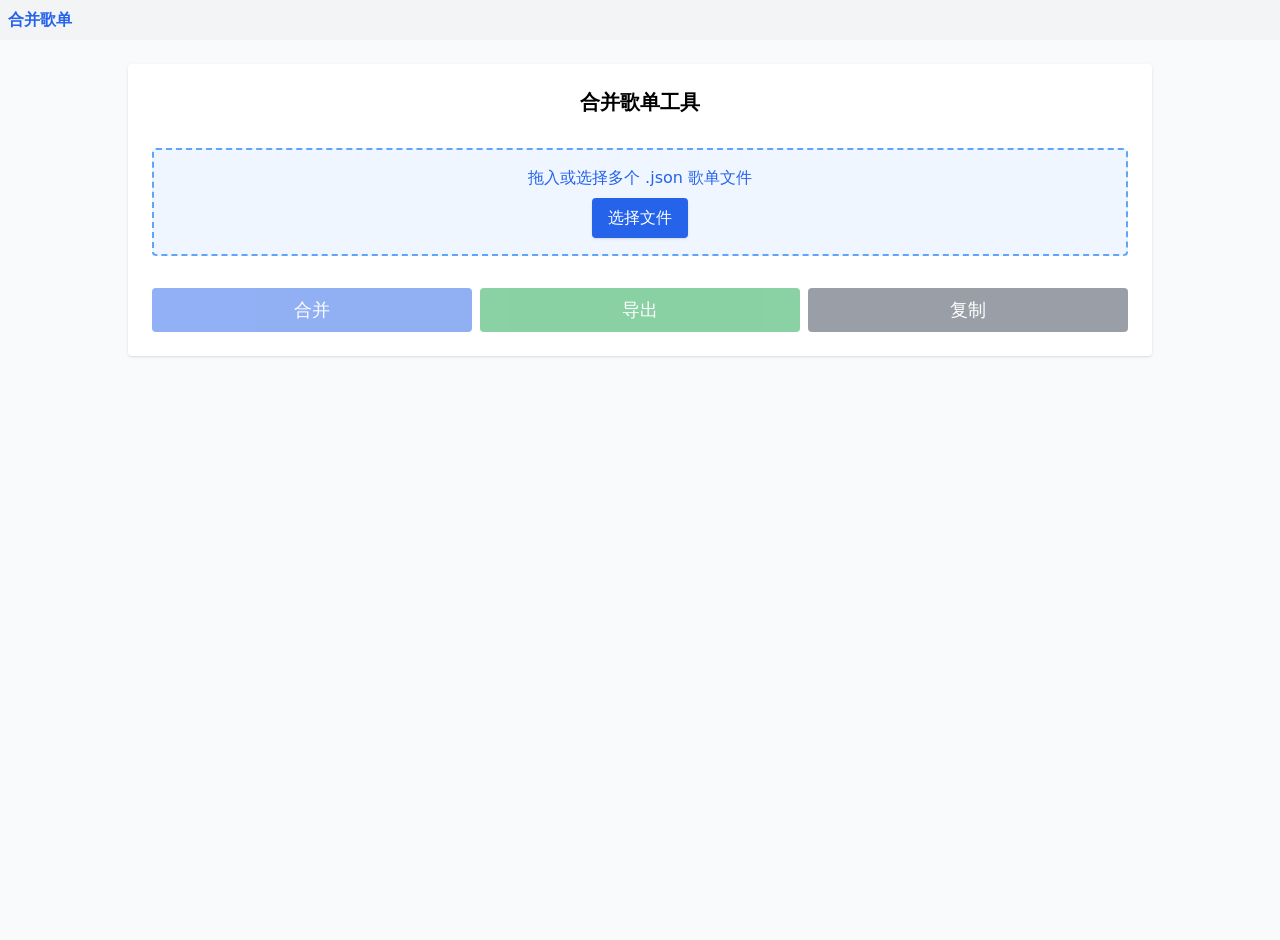
<file: xiaomusic/static/default/merge/index.html>
<!DOCTYPE html>
<html lang="zh">
<head>
  <meta charset="UTF-8">
  <title>歌单导出工具</title>
  <meta name="viewport" content="width=device-width,initial-scale=1.0"/>
  <link href="tailwind.css" rel="stylesheet">
</head>
<body>
  <div id="root"></div>
  <script src="main.js" type="module"></script>
</body>
</html>
</file>
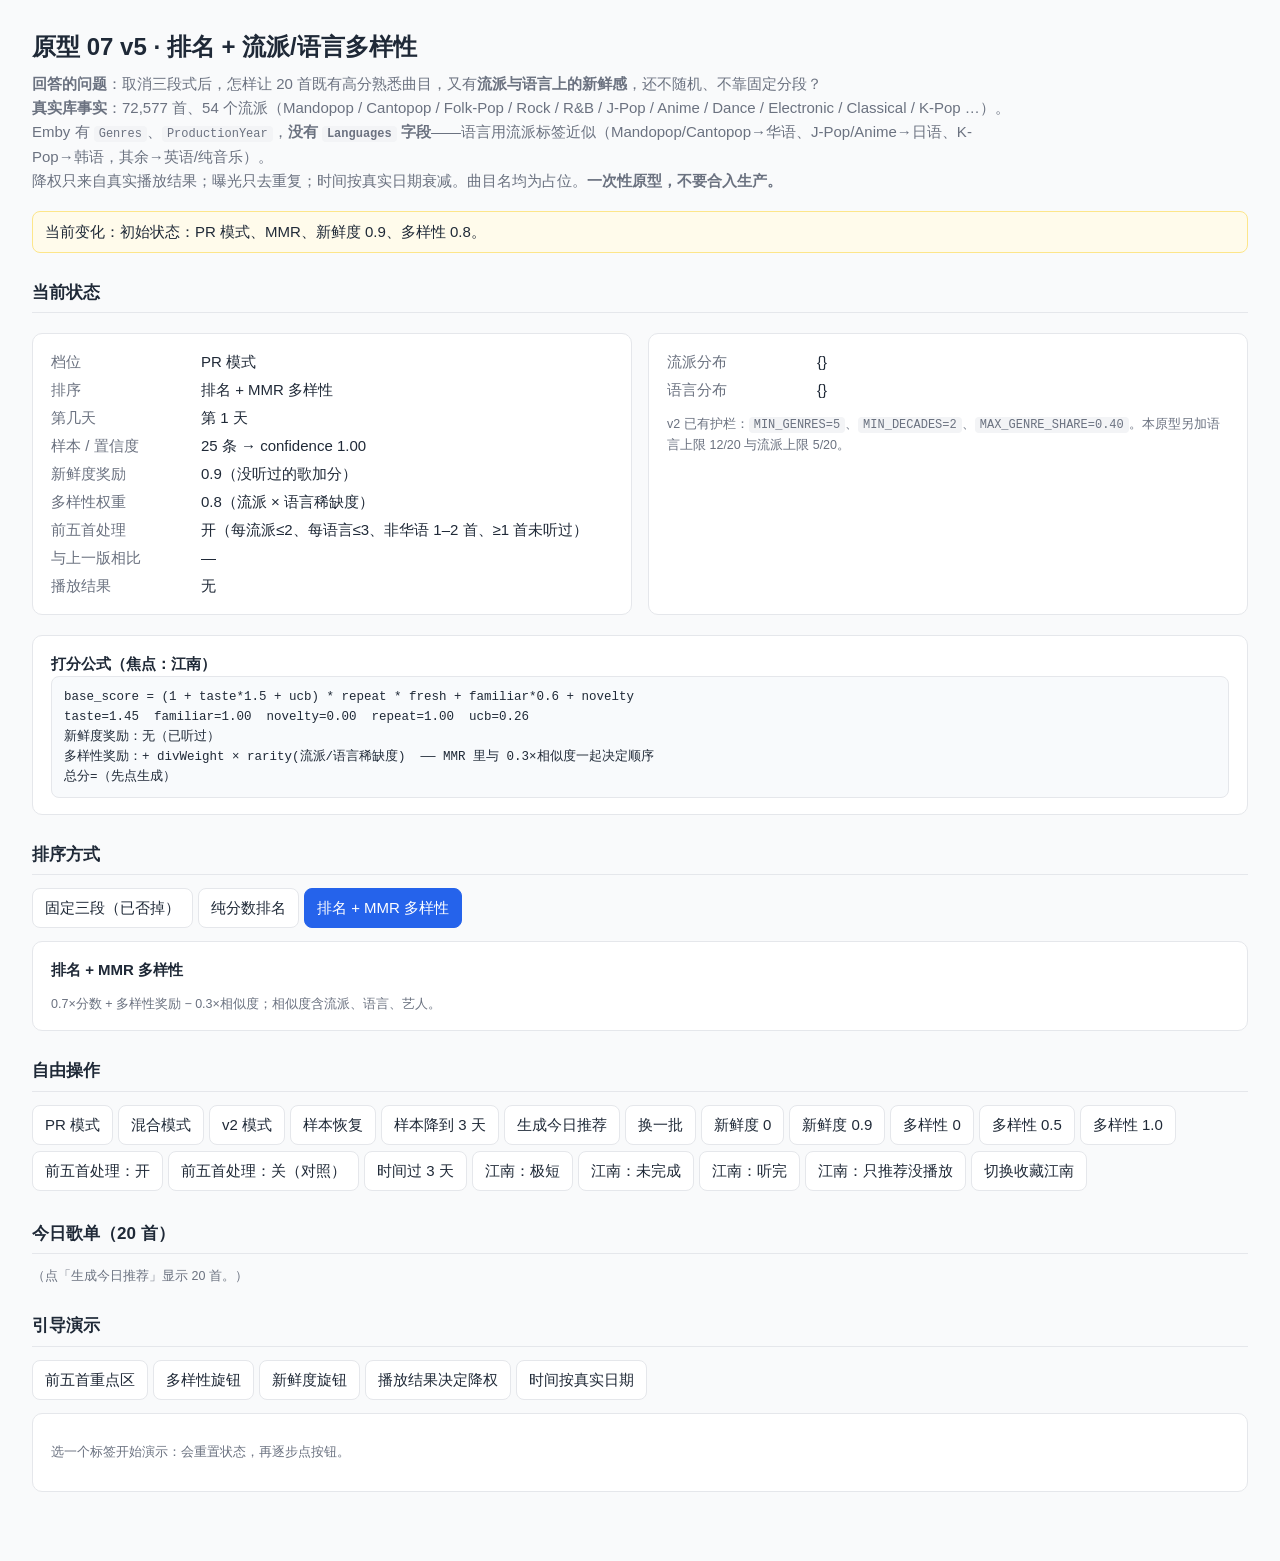
<file: xiaomusic/utils/daily_recommend.prototype-07.html>
<!doctype html>
<html lang="zh-CN">
<head>
<meta charset="utf-8">
<title>原型 07 v5 · 排名 + 流派/语言多样性（一次性）</title>
<style>
  :root { --accent:#2563eb; --ink:#1f2937; --muted:#6b7280; --line:#e5e7eb; --bg:#f9fafb; }
  * { box-sizing:border-box; }
  body { margin:0; padding:28px 32px 60px; font:15px/1.6 -apple-system,"Segoe UI","PingFang SC","Microsoft YaHei",sans-serif; color:var(--ink); background:var(--bg); }
  h1 { font-size:24px; margin:0 0 6px; }
  h2 { font-size:17px; margin:26px 0 10px; padding-bottom:6px; border-bottom:1px solid var(--line); }
  p.lead { color:var(--muted); margin:0 0 18px; max-width:980px; }
  .card { background:#fff; border:1px solid var(--line); border-radius:10px; padding:16px 18px; margin:10px 0; }
  .grid { display:grid; grid-template-columns:1fr 1fr; gap:16px; }
  .kv { display:grid; grid-template-columns:140px 1fr; gap:4px 10px; align-items:start; }
  .kv b { color:var(--muted); font-weight:500; }
  .tag { display:inline-block; padding:1px 8px; border:1px solid var(--line); border-radius:999px; font-size:12px; margin:1px 3px 1px 0; color:var(--muted); }
  .tag.on { background:#eff6ff; border-color:#bfdbfe; color:var(--accent); }
  button { border:1px solid var(--line); background:#fff; border-radius:8px; padding:7px 12px; margin:3px 5px 3px 0; cursor:pointer; font:inherit; color:var(--ink); }
  button:hover { border-color:var(--accent); color:var(--accent); }
  button.active { background:var(--accent); color:#fff; border-color:var(--accent); }
  button.next { border-color:var(--accent); color:var(--accent); }
  table { border-collapse:collapse; width:100%; font-size:13px; }
  th,td { text-align:left; padding:6px 8px; border-bottom:1px solid var(--line); vertical-align:top; }
  th { color:var(--muted); font-weight:500; }
  .seg { margin:12px 0; border-left:4px solid var(--accent); padding-left:12px; }
  .seg h3 { margin:0 0 6px; font-size:15px; }
  .seg .meta { color:var(--muted); font-size:13px; margin-bottom:6px; }
  .track { display:grid; grid-template-columns:26px 150px 90px 85px 42px 55px 145px 1fr 50px; gap:6px; padding:3px 0; border-bottom:1px dotted var(--line); font-size:12.5px; }
  .track .src { color:var(--muted); }
  .track .why { color:var(--muted); }
  .track .score { text-align:right; color:var(--muted); }
  code { background:#f3f4f6; padding:1px 5px; border-radius:4px; font-size:12px; }
  .formula { font-family:ui-monospace,Consolas,monospace; white-space:pre-wrap; font-size:12.5px; background:#f8fafc; border:1px solid var(--line); border-radius:8px; padding:10px 12px; }
  .notes { color:var(--muted); font-size:12.5px; }
  .flash { background:#fffbeb; border:1px solid #fde68a; padding:8px 12px; border-radius:8px; margin:10px 0; }
</style>
</head>
<body>

<h1>原型 07 v5 · 排名 + 流派/语言多样性</h1>
<p class="lead">
<strong>回答的问题</strong>：取消三段式后，怎样让 20 首既有高分熟悉曲目，又有<strong>流派与语言上的新鲜感</strong>，还不随机、不靠固定分段？<br>
<strong>真实库事实</strong>：72,577 首、54 个流派（Mandopop / Cantopop / Folk-Pop / Rock / R&B / J-Pop / Anime / Dance / Electronic / Classical / K-Pop …）。Emby 有 <code>Genres</code>、<code>ProductionYear</code>，<strong>没有 <code>Languages</code> 字段</strong>——语言用流派标签近似（Mandopop/Cantopop→华语、J-Pop/Anime→日语、K-Pop→韩语，其余→英语/纯音乐）。<br>
降权只来自真实播放结果；曝光只去重复；时间按真实日期衰减。曲目名均为占位。<strong>一次性原型，不要合入生产。</strong>
</p>

<div class="flash" id="flash">当前变化：初始状态。</div>

<h2>当前状态</h2>
<div class="grid">
  <div class="card"><div class="kv">
    <b>档位</b><span id="s-mode"></span>
    <b>排序</b><span id="s-order"></span>
    <b>第几天</b><span id="s-day"></span>
    <b>样本 / 置信度</b><span id="s-conf"></span>
    <b>新鲜度奖励</b><span id="s-fresh"></span>
    <b>多样性权重</b><span id="s-div"></span>
    <b>前五首处理</b><span id="s-front"></span>
    <b>与上一版相比</b><span id="s-drift"></span>
    <b>播放结果</b><span id="s-events"></span>
  </div></div>
  <div class="card"><div class="kv">
    <b>流派分布</b><span id="s-genres"></span>
    <b>语言分布</b><span id="s-langs"></span>
  </div>
  <p class="notes" style="margin-bottom:0">v2 已有护栏：<code>MIN_GENRES=5</code>、<code>MIN_DECADES=2</code>、<code>MAX_GENRE_SHARE=0.40</code>。本原型另加语言上限 12/20 与流派上限 5/20。</p>
  </div>
</div>

<div class="card">
  <b>打分公式（焦点：<span id="focus-name"></span>）</b>
  <div class="formula" id="formula"></div>
</div>

<h2>排序方式</h2>
<div id="orderbuttons"></div>
<div class="card" id="orderdesc"></div>

<h2>自由操作</h2>
<div id="free"></div>

<h2>今日歌单（20 首）</h2>
<div id="playlist"></div>

<h2>引导演示</h2>
<div class="tabs" id="tabs"></div>
<div class="card" id="scenario"></div>

<script>
/* ---- 纯逻辑模块：不碰 DOM ---- */
const Logic = (() => {
  const T = (id, name, artist, genre, lang, o = {}) => Object.assign(
    { id, name, artist, genre, lang, playCount:0, windowCount:0, completion:0.9,
      favorite:false, lastPlayedDays:999, createdRecently:false }, o);

  // 听过的（来自 PR 行为，主要是华语）
  const HEARD = [
    T('jiangan','江南','林俊杰','Mandopop','华语',{playCount:18,windowCount:3,completion:0.95,favorite:true}),
    T('huahai','花海','周杰伦','Mandopop','华语',{playCount:20,windowCount:2,completion:0.9}),
    T('ruyuan','如愿','王菲','Mandopop','华语',{playCount:9,windowCount:2,completion:0.97,favorite:true}),
    T('shuimu','一生有你','水木年华','Folk-Pop','华语',{playCount:6,windowCount:2,completion:0.88}),
    T('ziyouge','自由歌','张雨生','Mandopop','华语',{playCount:12,windowCount:1,completion:0.92}),
    T('haikuo','海阔天空','Beyond','Cantopop','华语',{playCount:11,windowCount:2,completion:0.94,favorite:true}),
    T('shanqiu','山丘','李宗盛','Folk-Pop','华语',{playCount:8,windowCount:1,completion:0.91}),
    T('pengyou','朋友','周华健','Mandopop','华语',{playCount:10,windowCount:1,completion:0.9}),
    T('tinghai','听海','张惠妹','Mandopop','华语',{windowCount:1,completion:0.12}),
    T('houlai','后来','刘若英','Mandopop','华语',{windowCount:1,completion:0.6}),
  ];
  // 没听过的，按真实库流派分布铺开
  const FRESH = [
    T('fujia','富士山下','陈奕迅','Cantopop','华语'),
    T('love','爱很简单','陶喆','R&B','华语'),
    T('joker','Joker','张艺兴','R&B','华语'),
    T('remix','撑腰(Remix)','罗志祥','Dance','华语'),
    T('pingfan','平凡之路','朴树','Folk-Pop','华语'),
    T('chengdu','成都','赵雷','Folk-Pop','华语'),
    T('lianhua','蓝莲花','许巍','Rock','华语'),
    T('juejiang','倔强','五月天','Rock','华语'),
    T('xiaochou','消愁','毛不易','Mandopop','华语'),
    T('finaldistance','FINAL DISTANCE','宇多田ヒカル','J-Pop','日语'),
    T('lemon','Lemon','米津玄師','J-Pop','日语'),
    T('yasobi','夜に駆ける','YOASOBI','J-Pop','日语'),
    T('angel','残酷な天使のテーゼ','高橋洋子','Anime','日语'),
    T('dynamite','Dynamite','BTS','K-Pop','韩语'),
    T('imagine','Imagine','John Lennon','Rock','英语'),
    T('weeknd','Blinding Lights','The Weeknd','Electronic','英语'),
    T('piano','菊次郎の夏','久石让','Instrumental','纯音乐'),
  ];
  const TRACKS = HEARD.concat(FRESH);

  const confidence = samples => Math.min(1, samples / 15);
  const clamp = (x, a, b) => Math.max(a, Math.min(b, x));
  const unheard = t => !t.playCount && !t.windowCount && !t.favorite;

  function score(t, ctx) {
    const conf = confidence(ctx.samples);
    const historic = Math.min(Math.log2(1 + t.playCount), 3) / 3;
    const win = Math.min(t.windowCount, 3) / 3 * t.completion;
    const prTaste = historic * 0.5 + win * conf;
    const v2Taste = historic;
    const familiar = t.favorite ? 1.0
      : ctx.mode === 'v2' ? (t.lastPlayedDays <= 7 ? 0.6 : 0)
      : (t.lastPlayedDays <= 30 && t.windowCount >= 2 ? 0.6 : 0);
    const novelty = (1 - familiar + (t.createdRecently ? 0.3 : 0)) * 0.8;
    const ev = ctx.events[t.id] || {};
    const ageOf = e => (e && e.atDay !== undefined) ? Math.max(0, ctx.day - e.atDay) : 99;
    const dec = e => 0.5 ** (ageOf(e) / 7);
    let trackPen = 0, artistPen = 0, genrePen = 0;
    if (ev.outcome === 'short') trackPen = 0.5 * dec(ev);
    if (ev.outcome === 'incomplete') trackPen = 0.25 * dec(ev);
    if (ev.outcome === 'completed' || ev.outcome === 'unplayed') trackPen = 0;
    const negArtists = {}, negGenres = {};
    for (const other of TRACKS) {
      const oe = ctx.events[other.id] || {};
      if (oe.outcome !== 'short' && oe.outcome !== 'incomplete') continue;
      (negArtists[other.artist] = negArtists[other.artist] || []).push(oe);
      (negGenres[other.genre] = negGenres[other.genre] || []).push(oe);
    }
    const strongest = list => list.reduce((m, e) => Math.max(m, dec(e)), 0);
    if ((negArtists[t.artist] || []).length >= 2) artistPen = 0.5 * strongest(negArtists[t.artist]);
    if ((negGenres[t.genre] || []).length >= 2) genrePen = 0.3 * strongest(negGenres[t.genre]);
    const repeat = (1 - trackPen) * (1 - artistPen) * (1 - genrePen);
    const fresh = t.createdRecently ? 1.2 : 1.0;
    const exposure = ctx.exposure[t.genre] || 0;
    const ucb = 0.3 * Math.sqrt(Math.log(1 + 20) / (1 + exposure));
    const prMultiplier = clamp(1 + 0.2 * (prTaste - 0.5) * 2, 0.8, 1.2);
    let total;
    if (ctx.mode === 'v2') total = (1 + v2Taste * 1.5 + ucb) * repeat * fresh + familiar * 0.6 + novelty;
    else if (ctx.mode === 'hybrid') total = ((1 + v2Taste * 1.5 + ucb) * repeat * fresh + familiar * 0.6 + novelty) * prMultiplier;
    else total = (1 + prTaste * 1.5 + ucb) * repeat * fresh + familiar * 0.6 + novelty;
    if (unheard(t)) total += (ctx.freshBonus || 0) * 1.5;
    total -= ctx.batch * 0.04 * (t.id.length % 3);
    return { total: Math.round(total * 100) / 100,
      parts: { historic, win, conf, prTaste, familiar, novelty, repeat, fresh, ucb, prMultiplier, unheard:unheard(t) } };
  }

  function sourceOf(t, ctx) {
    const ev = ctx.events[t.id] || {};
    if (ev.outcome === 'short') return ['极短播放·强降权', ''];
    if (ev.outcome === 'incomplete') return ['未完成播放·弱降权', ''];
    if (ev.outcome === 'completed') return ['完整播放·不降权', ''];
    if (ev.outcome === 'unplayed') return ['推荐过但没播放·不降权', ''];
    if (t.favorite) return ['收藏锚点', ''];
    if (t.windowCount >= 2) return ['重复收听（≥2 次）', ''];
    return unheard(t) ? ['未听过·新曲目', 'explore'] : ['完整播放', ''];
  }

  function reasonOf(t, ctx, picked) {
    const out = (ctx.events[t.id] || {}).outcome;
    if (out === 'short' || out === 'incomplete') return '播放结果按 7 天半衰期降权';
    if (out === 'completed' || out === 'unplayed') return '不降权';
    if (picked && picked.length) {
      const sameLang = picked.filter(p => p.lang === t.lang).length / picked.length;
      const sameGenre = picked.filter(p => p.genre === t.genre).length / picked.length;
      if (sameGenre < 0.15) return '补冷门流派 ' + t.genre;
      if (sameLang < 0.3) return '补冷门语言 ' + t.lang;
    }
    return unheard(t) ? '新鲜度奖励' : '总分排名';
  }

  const similarity = (a, b) => (a.artist === b.artist ? 0.8 : 0)
    + (a.genre === b.genre ? 0.5 : 0) + (a.lang === b.lang ? 0.2 : 0);
  const rarity = (t, picked) => {
    if (!picked.length) return 1;
    const lang = picked.filter(p => p.lang === t.lang).length / picked.length;
    const genre = picked.filter(p => p.genre === t.genre).length / picked.length;
    return 0.6 * (1 - lang) + 0.4 * (1 - genre);
  };

  // 前五首重点区：只听前五首的人也能听到「最可能喜欢且丰富」的一组
  // 约束：每流派 ≤2、每语言 ≤3、非华语 1~2 首、至少 1 首没听过
  function frontFive(ctx) {
    const genre = {}, lang = {}, out = [];
    const nonZh = () => out.filter(t => t.lang !== '华语').length;
    let remaining = TRACKS.slice();
    while (out.length < 5 && remaining.length) {
      const slots = 5 - out.length;
      const needNonZh = nonZh() < 1 && slots <= 1;   // 硬下限：至少 1 首非华语
      const fullNonZh = nonZh() >= 2;                 // 硬上限：最多 2 首非华语
      const needUnheard = !out.some(unheard) && slots <= 1;
      let best = null, bv = -Infinity;
      for (const pass of [0, 1]) { // pass1 放宽硬目标，保底至少能凑齐 5 首
        for (const t of remaining) {
          if ((genre[t.genre] || 0) >= 2) continue;
          if ((lang[t.lang] || 0) >= 3) continue;  // 放宽到 3：非华语 1~2 首时华语需占 3~4 首
          if (fullNonZh && t.lang !== '华语') continue;  // 硬上限，回退也不突破
          if (pass === 0) {
            if (needNonZh && t.lang === '华语') continue;
            if (needUnheard && !unheard(t)) continue;
          }
          const v = score(t, ctx).total + (ctx.divWeight || 0) * rarity(t, out);
          if (v > bv) { bv = v; best = t; }
        }
        if (best) break;
      }
      if (!best) break;
      out.push(best);
      genre[best.genre] = (genre[best.genre] || 0) + 1;
      lang[best.lang] = (lang[best.lang] || 0) + 1;
      remaining = remaining.filter(t => t !== best);
    }
    return out;
  }

  function pickRanked(ctx, strategy) {
    const exposure = Object.assign({}, ctx.exposure);
    const c = Object.assign({}, ctx, { exposure });
    const s = t => score(t, c).total;
    const artistCount = {}, genreCount = {}, langCount = {};
    const canTake = t => (artistCount[t.artist] || 0) < 3
      && (genreCount[t.genre] || 0) < 5 && (langCount[t.lang] || 0) < 12;
    const take = t => { artistCount[t.artist] = (artistCount[t.artist] || 0) + 1;
      genreCount[t.genre] = (genreCount[t.genre] || 0) + 1; langCount[t.lang] = (langCount[t.lang] || 0) + 1; };
    const front = ctx.frontFiveOn === false ? [] : frontFive(c);
    front.forEach(t => take(t));
    let remaining = TRACKS.filter(t => !front.includes(t)), picked = front.slice();
    if (strategy === 'rank') {
      remaining.sort((a, b) => (s(b) + (ctx.divWeight || 0) * rarity(b, picked))
        - (s(a) + (ctx.divWeight || 0) * rarity(a, picked)));
      for (const t of remaining) { if (picked.length >= 20) break;
        if (canTake(t)) { picked.push(t); take(t); } }
    } else {
      while (picked.length < 20 && remaining.length) {
        let best = null, bv = -Infinity;
        for (const t of remaining) {
          const sim = picked.length ? Math.max(...picked.map(p => similarity(t, p))) : 0;
          const v = 0.7 * s(t) + (ctx.divWeight || 0) * rarity(t, picked) - 0.3 * sim;
          if (v > bv) { bv = v; best = t; }
        }
        if (!best) break;
        if (canTake(best)) { picked.push(best); take(best); }
        remaining = remaining.filter(t => t !== best);
      }
    }
    return picked.map((t, i) => ({ t, score:s(t), src:sourceOf(t, c),
      why: i < 5 && ctx.frontFiveOn !== false ? '前五首：最可能喜欢 + 流派/语言不重复' : reasonOf(t, c, picked),
      front: i < 5 && ctx.frontFiveOn !== false }));
  }

  function buildPlaylist(ctx) { // 旧三段式，仅作对照
    const scored = TRACKS.map(t => ({ t, s: score(t, ctx) }));
    const byFam = scored.slice().sort((a, b) => b.s.parts.familiar - a.s.parts.familiar || b.s.total - a.s.total);
    const first = byFam.slice(0, 6);
    const used = new Set(first.map(x => x.t.id));
    const mid = scored.filter(x => !used.has(x.t.id))
      .sort((a, b) => b.s.parts.novelty - a.s.parts.novelty || b.s.total - a.s.total).slice(0, 8);
    mid.forEach(x => used.add(x.t.id));
    const last = scored.filter(x => !used.has(x.t.id)).sort((a, b) => b.s.total - a.s.total).slice(0, 6);
    const pack = items => items.map(x => ({ t:x.t, score:x.s.total, src:sourceOf(x.t, ctx), why:reasonOf(x.t, ctx, null) }));
    return [
      { name:'熟悉开场', share:'0.3 / 6 首', rule:'familiar 高', items:pack(first) },
      { name:'探索中段', share:'0.4 / 8 首', rule:'novelty 高', items:pack(mid) },
      { name:'平缓收尾', share:'0.3 / 6 首', rule:'总分补齐', items:pack(last) },
    ];
  }
  return { TRACKS, confidence, score, pickRanked, buildPlaylist, unheard };
})();

/* ---- 页面（薄壳）---- */
const ORDERS = [
  ['segments','固定三段（已否掉）','按 share 切块，块内再排名——顺序可预测。'],
  ['rank','纯分数排名','按 base_score 降序，无段、无主题。'],
  ['mmr','排名 + MMR 多样性','0.7×分数 + 多样性奖励 − 0.3×相似度；相似度含流派、语言、艺人。'],
];
const FREE = [
  ['pr','PR 模式'],['hybrid','混合模式'],['v2','v2 模式'],
  ['samples7','样本恢复'],['samples3','样本降到 3 天'],
  ['generate','生成今日推荐'],['batch','换一批'],
  ['fresh0','新鲜度 0'],['fresh09','新鲜度 0.9'],
  ['div0','多样性 0'],['div05','多样性 0.5'],['div10','多样性 1.0'],
  ['front-on','前五首处理：开'],['front-off','前五首处理：关（对照）'],
  ['skip3','时间过 3 天'],['out-short','江南：极短'],['out-incomplete','江南：未完成'],['out-complete','江南：听完'],['out-unplayed','江南：只推荐没播放'],
  ['fav','切换收藏江南'],
];
let state, scenario = null, stepIdx = 0;

function reset() {
  state = { mode:'pr', ordering:'mmr', samples:25, batch:0, day:1, events:{},
    freshBonus:0.9, divWeight:0.8, frontFiveOn:true, favorites:new Set(['jiangan']),
    exposure:{'Mandopop':3,'Folk-Pop':1,'Rock':2}, exposureIds:{},
    playlist:null, drift:'—', last:'初始状态：PR 模式、MMR、新鲜度 0.9、多样性 0.8。' };
  Logic.TRACKS.forEach(t => { t.favorite = state.favorites.has(t.id); });
}
reset();

function dispatch(action, note) {
  const before = state.playlist ? state.playlist.groups.flatMap(g => g.items.map(x => x.t.id)) : null;
  switch (action) {
    case 'pr': case 'hybrid': case 'v2': state.mode = action; break;
    case 'samples7': state.samples = 25; break;
    case 'samples3': state.samples = 3; break;
    case 'fresh0': state.freshBonus = 0; break;
    case 'fresh09': state.freshBonus = 0.9; break;
    case 'div0': state.divWeight = 0; break;
    case 'div05': state.divWeight = 0.5; break;
    case 'div10': state.divWeight = 1.0; break;
    case 'front-on': state.frontFiveOn = true; break;
    case 'front-off': state.frontFiveOn = false; break;
    case 'generate': {
      if (state.ordering === 'segments') state.playlist = { groups: Logic.buildPlaylist(state) };
      else {
        const items = Logic.pickRanked(state, state.ordering);
        state.playlist = { groups: state.frontFiveOn ? [
          { name:'前五首（重点区）', share:'5 首',
            rule:'最可能喜欢 + 每流派≤2、每语言≤3、非华语 1–2 首、≥1 首未听过',
            items: items.filter(x => x.front) },
          { name:'其余 15 首（排名区）', share:'15 首', rule:'排名 + MMR 多样性',
            items: items.filter(x => !x.front) },
        ] : [{ name:'全天排名（无前五处理）', share:'20 首', rule:'排名 + MMR 多样性', items }] };
      }
      {
        const now = state.playlist.groups.flatMap(g => g.items.map(x => x.t.id));
        now.forEach(id => { state.exposureIds[id] = (state.exposureIds[id] || 0) + 1; });
        state.drift = before ? `${now.filter((id, i) => id !== before[i]).length} / 20 首位置变化` : '首版，无对比';
      }
      break;
    }
    case 'batch': state.batch += 1; dispatch('generate', '换一批：同一天、同一档位与排序，只重排。'); return;
    case 'skip3': state.day += 3; state.playlist = null;
      state.last = `时间到第 ${state.day} 天（期间没生成歌单），旧结果按真实日期衰减。`; render(); return;
    case 'out-short': case 'out-incomplete': case 'out-complete': case 'out-unplayed': {
      const m = {'out-short':'short','out-incomplete':'incomplete','out-complete':'completed','out-unplayed':'unplayed'};
      state.events.jiangan = { outcome:m[action], atDay:state.day }; break;
    }
    case 'fav':
      if (state.favorites.has('jiangan')) { state.favorites.delete('jiangan'); delete state.events.jiangan; }
      else state.favorites.add('jiangan');
      Logic.TRACKS.forEach(t => { t.favorite = state.favorites.has(t.id); }); break;
    default: if (ORDERS.some(o => o[0] === action)) state.ordering = action;
  }
  state.last = note || ('执行：' + action);
  if (action !== 'generate') state.playlist = null;
  render();
}

const label = { pr:'PR 模式', hybrid:'混合模式', v2:'v2 模式' };

function render() {
  document.getElementById('flash').textContent = '当前变化：' + state.last;
  document.getElementById('s-mode').textContent = label[state.mode];
  document.getElementById('s-order').textContent = ORDERS.find(o => o[0] === state.ordering)[1];
  document.getElementById('s-day').textContent = '第 ' + state.day + ' 天';
  document.getElementById('s-conf').textContent = `${state.samples} 条 → confidence ${Logic.confidence(state.samples).toFixed(2)}`;
  document.getElementById('s-fresh').textContent = state.freshBonus.toFixed(1) + '（没听过的歌加分）';
  document.getElementById('s-div').textContent = state.divWeight.toFixed(1) + '（流派 × 语言稀缺度）';
  document.getElementById('s-front').textContent = state.frontFiveOn
    ? '开（每流派≤2、每语言≤3、非华语 1–2 首、≥1 首未听过）' : '关（纯分数前五）';
  document.getElementById('s-drift').textContent = state.drift;
  const on = {completed:'完整播放',incomplete:'未完成',short:'极短播放',unplayed:'只推荐没播放'};
  document.getElementById('s-events').textContent = Object.keys(state.events).map(id =>
    (Logic.TRACKS.find(x => x.id === id) || {}).name + '：' + on[state.events[id].outcome]).join('；') || '无';

  const items = state.playlist ? state.playlist.groups.flatMap(g => g.items) : [];
  const f5 = items.filter(x => x.front);
  if (state.frontFiveOn && f5.length) {
    document.getElementById('s-front').textContent += ' → ' +
      f5.map(x => `${x.t.genre}/${x.t.lang}${Logic.unheard(x.t) ? '(未)' : ''}`).join('，');
  }
  const cnt = key => items.reduce((a, x) => (a[x.t[key]] = (a[x.t[key]] || 0) + 1, a), {});
  document.getElementById('s-genres').textContent = JSON.stringify(cnt('genre'));
  document.getElementById('s-langs').textContent = JSON.stringify(cnt('lang'));

  const focus = items[0] || { t:Logic.TRACKS[0], score:null };
  document.getElementById('focus-name').textContent = focus.t.name;
  const p = Logic.score(focus.t, state).parts;
  document.getElementById('formula').textContent =
`base_score = (1 + taste*1.5 + ucb) * repeat * fresh + familiar*0.6 + novelty
taste=${p.prTaste.toFixed(2)}  familiar=${p.familiar.toFixed(2)}  novelty=${p.novelty.toFixed(2)}  repeat=${p.repeat.toFixed(2)}  ucb=${p.ucb.toFixed(2)}
新鲜度奖励：${Logic.unheard(focus.t) ? '+ ' + (state.freshBonus * 1.5).toFixed(2) + '（未听过）' : '无（已听过）'}
多样性奖励：+ divWeight × rarity(流派/语言稀缺度)  —— MMR 里与 0.3×相似度一起决定顺序
总分=${focus.score === null ? '（先点生成）' : focus.score}`;

  document.getElementById('orderbuttons').innerHTML = ORDERS.map(o =>
    `<button data-o="${o[0]}" class="${state.ordering === o[0] ? 'active' : ''}">${o[1]}</button>`).join('');
  document.querySelectorAll('#orderbuttons button').forEach(b =>
    b.onclick = () => dispatch(b.dataset.o, '切换排序：' + ORDERS.find(o => o[0] === b.dataset.o)[1]));
  document.getElementById('orderdesc').innerHTML = '<b>' + ORDERS.find(o => o[0] === state.ordering)[1] + '</b><p class="notes" style="margin-bottom:0">' + ORDERS.find(o => o[0] === state.ordering)[2] + '</p>';

  document.getElementById('free').innerHTML = FREE.map(f => `<button data-a="${f[0]}">${f[1]}</button>`).join('');
  document.querySelectorAll('#free button').forEach(b => b.onclick = () => dispatch(b.dataset.a));

  const pl = document.getElementById('playlist');
  if (!items.length) pl.innerHTML = '<p class="notes">（点「生成今日推荐」显示 20 首。）</p>';
  else pl.innerHTML = state.playlist.groups.map(g =>
    `<div class="seg"><h3>${g.name} · ${g.share}</h3><div class="meta">${g.rule}</div>` +
    `<div class="track" style="color:var(--muted)"><span>#</span><span>曲目</span><span>歌手</span><span>流派</span><span>语言</span><span>听过?</span><span>来源</span><span>为什么在这</span><span>分</span></div>` +
    g.items.map((x, i) => `<div class="track"><span>${i + 1}</span><span>${x.t.name}</span><span>${x.t.artist}</span>` +
      `<span>${x.t.genre}</span><span>${x.t.lang}</span><span>${Logic.unheard(x.t) ? '未' : '已'}</span>` +
      `<span class="src ${x.src[1]}">${x.src[0]}</span><span class="why">${x.why}</span>` +
      `<span class="score">${x.score}</span></div>`).join('') + '</div>').join('');

  const SCENARIOS = [
    { name:'前五首重点区', desc:'很多人只听前五首：开关对比。开时前五首按「最可能喜欢 + 每流派≤2、每语言≤3、非华语 1–2 首、≥1 首未听过」选；关时是纯分数前五。',
      steps:[['front-off','关掉前五处理'],['generate','看纯分数前五'],['front-on','开启前五处理'],['generate','看丰富前五']] },
    { name:'多样性旋钮', desc:'同一天、新鲜度 0.9，只调多样性权重。看流派/语言分布如何从全华语变成多语多流派。',
      steps:[['div0','多样性 0'],['generate','看列表'],['div05','多样性 0.5'],['generate','再看'],['div10','多样性 1.0'],['generate','最终']] },
    { name:'新鲜度旋钮', desc:'多样性 0.8 不变，只调新鲜度。看未听过曲目从 6/20 涨到 10+/20。',
      steps:[['fresh0','新鲜度 0'],['generate','看列表'],['fresh09','新鲜度 0.9'],['generate','再看']] },
    { name:'播放结果决定降权', desc:'江南：极短→未完成→听完→只推荐没播放。看降权只跟真实播放结果走。',
      steps:[['out-short','极短'],['generate','看名次'],['out-incomplete','未完成'],['generate','再看'],['out-complete','听完'],['generate','恢复'],['out-unplayed','只推荐'],['generate','仍不降']] },
    { name:'时间按真实日期', desc:'过 3 天不生成歌单，旧结果按 7 天半衰期衰减，不因少生成几次而改变。',
      steps:[['generate','第 1 天'],['skip3','过 3 天'],['generate','第 4 天']] },
  ];
  document.getElementById('tabs').innerHTML = SCENARIOS.map((s, i) =>
    `<button data-i="${i}" class="${scenario === i ? 'active' : ''}">${s.name}</button>`).join('');
  document.querySelectorAll('#tabs button').forEach(b =>
    b.onclick = () => { scenario = Number(b.dataset.i); stepIdx = 0; reset(); dispatch('generate', '演示重置：' + SCENARIOS[scenario].name); });
  const sc = document.getElementById('scenario');
  if (scenario === null) sc.innerHTML = '<p class="notes">选一个标签开始演示：会重置状态，再逐步点按钮。</p>';
  else {
    const s = SCENARIOS[scenario];
    sc.innerHTML = `<b>${s.name}</b><p class="notes">${s.desc}</p><p class="notes">步骤 ${Math.min(stepIdx + 1, s.steps.length)} / ${s.steps.length}</p>` +
      (stepIdx < s.steps.length ? `<button class="next" id="stepbtn">下一步：${s.steps[stepIdx][1]}</button>` : '<p class="notes">演示完成，继续自由操作。</p>');
    const b = document.getElementById('stepbtn');
    if (b) b.onclick = () => { const [a, n] = s.steps[stepIdx]; stepIdx += 1; dispatch(a, '演示：' + n); };
  }
}
render();
</script>
</body>
</html>
</file>
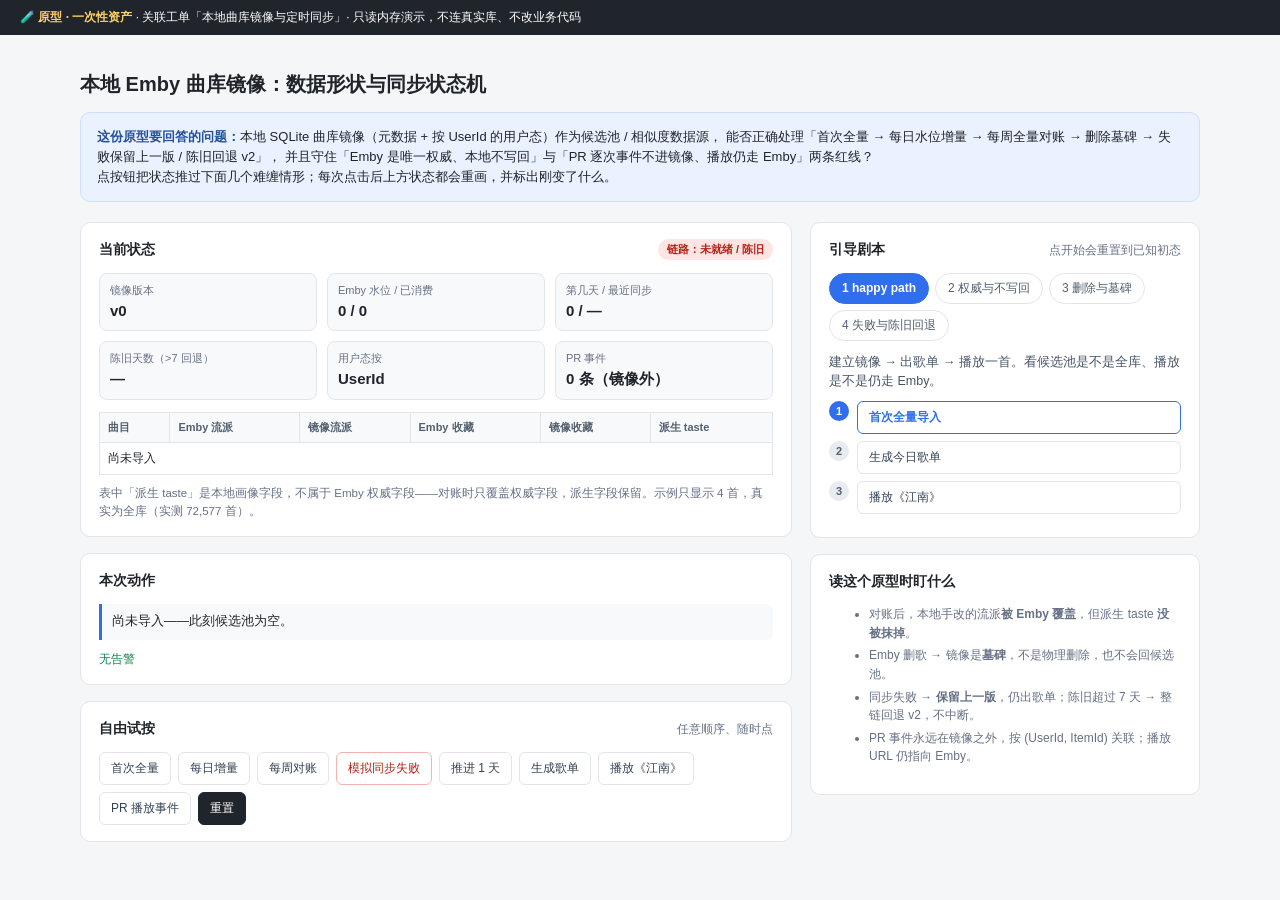
<file: xiaomusic/utils/library_mirror.prototype-16.html>
<!doctype html>
<!--
  PROTOTYPE · 一次性资产 · 关联已决工单「本地曲库镜像与定时同步」(16)
  这不是页面长相原型，而是「数据形状 + 同步状态机」原型：用按钮把状态推过难缠情形。
  纯逻辑在第一个 <script> 里（MirrorModel，无 DOM 依赖），可直接抬进真实模块；外壳是 throwaway。
-->
<html lang="zh-CN">
<head>
<meta charset="utf-8" />
<meta name="viewport" content="width=device-width" />
<title>原型 · 本地 Emby 曲库镜像的数据与同步</title>
<style>
  :root{--bg:#f5f6f8;--panel:#fff;--ink:#20242b;--muted:#667085;--line:#e2e5ea;--brand:#2f6fed;--brand-soft:#eaf1ff;--ok:#16824b;--ok-soft:#e6f6ed;--warn:#9a6700;--warn-soft:#fff6da;--bad:#b42318;--bad-soft:#fee4e2}
  *{box-sizing:border-box}
  body{margin:0;font:14px/1.55 -apple-system,"Segoe UI","Microsoft YaHei",sans-serif;color:var(--ink);background:var(--bg)}
  .wrap{max-width:1160px;margin:0 auto;padding:20px}
  .banner{background:#20242b;color:#fff;padding:8px 20px;font-size:12px}.banner b{color:#ffd166}
  h1{font-size:20px;margin:14px 0 6px}
  .intro{background:var(--brand-soft);border:1px solid #cfe0ff;border-radius:10px;padding:14px 16px;margin:12px 0 20px;font-size:13px}
  .intro b{color:#24509c}
  .grid{display:grid;grid-template-columns:1fr 390px;gap:18px;align-items:start}
  .card{background:var(--panel);border:1px solid var(--line);border-radius:10px;padding:16px 18px;margin-bottom:16px}
  .card h2{font-size:14px;margin:0 0 12px;display:flex;justify-content:space-between;align-items:center}
  .kv{display:grid;grid-template-columns:repeat(3,minmax(0,1fr));gap:10px;margin-bottom:12px}
  .kv div{background:#f8f9fb;border:1px solid var(--line);border-radius:8px;padding:8px 10px}
  .kv small{display:block;color:var(--muted);font-size:11px}
  .kv b{font-size:15px}
  .tag{display:inline-block;border-radius:999px;padding:2px 9px;font-size:11px;font-weight:600}
  .tag.ok{background:var(--ok-soft);color:var(--ok)}.tag.bad{background:var(--bad-soft);color:var(--bad)}.tag.warn{background:var(--warn-soft);color:var(--warn)}
  table{width:100%;border-collapse:collapse;font-size:12px}
  th,td{border:1px solid var(--line);padding:6px 8px;text-align:left;vertical-align:top}
  th{background:#f8f9fb;color:#52606f;font-size:11px;font-weight:600;white-space:nowrap}
  td small{color:var(--muted)}
  .changed{background:#fff6da}
  .alerts{font-size:12px;color:var(--muted)}
  .alerts li{margin-bottom:4px}
  .last{background:#f8f9fb;border-left:3px solid var(--brand);padding:8px 10px;font-size:12.5px;border-radius:0 6px 6px 0}
  .actions{display:flex;flex-wrap:wrap;gap:7px}
  .actions button,.steps button{border:1px solid var(--line);background:#fff;border-radius:6px;padding:7px 11px;font-size:12px;cursor:pointer;color:#344054}
  .actions button:hover,.steps button:hover{border-color:var(--brand);color:var(--brand)}
  .actions button.danger{color:var(--bad);border-color:#f3b4ae}
  .actions button.reset{background:#20242b;color:#fff;border-color:#20242b}
  .tabs{display:flex;gap:6px;flex-wrap:wrap;margin-bottom:12px}
  .tabs button{border:1px solid var(--line);background:#fff;border-radius:999px;padding:6px 12px;font-size:12px;cursor:pointer;color:#52606f}
  .tabs button.on{background:var(--brand);border-color:var(--brand);color:#fff;font-weight:600}
  .scenario{font-size:12.5px;color:#475467;margin:0 0 10px}
  .steps{list-style:none;padding:0;margin:0;counter-reset:s}
  .steps li{counter-increment:s;margin-bottom:7px;display:flex;gap:8px;align-items:flex-start}
  .steps li::before{content:counter(s);flex:0 0 20px;height:20px;border-radius:50%;background:#e8ebef;color:#52606f;display:grid;place-items:center;font-size:11px;font-weight:600}
  .steps li.now::before{background:var(--brand);color:#fff}
  .steps li.done::before{background:var(--ok);color:#fff}
  .steps button{width:100%;text-align:left}
  .steps li.now button{border-color:var(--brand);color:var(--brand);font-weight:600}
  .steps li.done button{opacity:.6}
  .steps button:disabled{cursor:default}
  .note{font-size:11.5px;color:var(--muted);margin-top:10px}
  .code{font-family:ui-monospace,SFMono-Regular,Menlo,monospace;font-size:11px;background:#f2f4f7;border-radius:4px;padding:2px 5px;word-break:break-all}
  @media(max-width:900px){.grid{grid-template-columns:1fr}.kv{grid-template-columns:1fr 1fr}}
</style>
</head>
<body>
<div class="banner">🧪 <b>原型 · 一次性资产</b> · 关联工单「本地曲库镜像与定时同步」· 只读内存演示，不连真实库、不改业务代码</div>
<div class="wrap">
  <h1>本地 Emby 曲库镜像：数据形状与同步状态机</h1>
  <div class="intro">
    <b>这份原型要回答的问题：</b>本地 SQLite 曲库镜像（元数据 + 按 UserId 的用户态）作为候选池 / 相似度数据源，
    能否正确处理「首次全量 → 每日水位增量 → 每周全量对账 → 删除墓碑 → 失败保留上一版 / 陈旧回退 v2」，
    并且守住「Emby 是唯一权威、本地不写回」与「PR 逐次事件不进镜像、播放仍走 Emby」两条红线？
    <br />点按钮把状态推过下面几个难缠情形；每次点击后上方状态都会重画，并标出刚变了什么。
  </div>

  <div class="grid">
    <div>
      <div class="card">
        <h2>当前状态 <span id="mode-tag" class="tag ok"></span></h2>
        <div class="kv" id="kv"></div>
        <div style="overflow:auto"><table id="items"></table></div>
        <div class="note">表中「派生 taste」是本地画像字段，不属于 Emby 权威字段——对账时只覆盖权威字段，派生字段保留。示例只显示 4 首，真实为全库（实测 72,577 首）。</div>
      </div>
      <div class="card">
        <h2>本次动作</h2>
        <div class="last" id="last"></div>
        <div style="margin-top:10px" class="alerts" id="alerts"></div>
      </div>
      <div class="card">
        <h2>自由试按 <small style="font-weight:400;color:var(--muted)">任意顺序、随时点</small></h2>
        <div class="actions" id="actions"></div>
      </div>
    </div>
    <div>
      <div class="card">
        <h2>引导剧本 <small style="font-weight:400;color:var(--muted)">点开始会重置到已知初态</small></h2>
        <div class="tabs" id="tabs"></div>
        <p class="scenario" id="scenario"></p>
        <ol class="steps" id="steps"></ol>
      </div>
      <div class="card">
        <h2>读这个原型时盯什么</h2>
        <div class="alerts">
          <ul>
            <li>对账后，本地手改的流派<b>被 Emby 覆盖</b>，但派生 taste <b>没被抹掉</b>。</li>
            <li>Emby 删歌 → 镜像是<b>墓碑</b>，不是物理删除，也不会回候选池。</li>
            <li>同步失败 → <b>保留上一版</b>，仍出歌单；陈旧超过 7 天 → 整链回退 v2，不中断。</li>
            <li>PR 事件永远在镜像之外，按 (UserId, ItemId) 关联；播放 URL 仍指向 Emby。</li>
          </ul>
        </div>
      </div>
    </div>
  </div>
</div>

<script>
/* ============ 纯逻辑模块（无 DOM 依赖，可抬进真实代码） ============ */
const MirrorModel = (() => {
  const STALE_DAYS = 7;
  const AUTHORITATIVE = ['name','genres','year','artist','album','dateCreated','runtimeTicks','path','favorite','playCount','lastPlayedDate'];

  function makeEmby(){
    return {
      watermark: 0, changes: [],
      items: {
        a1:{id:'a1',name:'江南 · 某某',genres:['Mandopop'],year:2010,artist:'江南',album:'专辑A',dateCreated:'2010-05-01T08:00:00',runtimeTicks:2670000000,path:'/music/a1.mp3',ext:'mp3',favorite:false,playCount:12,lastPlayedDate:'2026-11-20T10:00:00Z',deleted:false},
        b2:{id:'b2',name:'李志 · 热河',genres:['Mandopop','Folk'],year:2009,artist:'李志',album:'专辑B',dateCreated:'2009-09-01T08:00:00',runtimeTicks:3400000000,path:'/music/b2.mp3',ext:'mp3',favorite:true,playCount:30,lastPlayedDate:'2026-11-25T10:00:00Z',deleted:false},
        c3:{id:'c3',name:'宇多田光 · First Love',genres:['J-Pop'],year:1999,artist:'宇多田光',album:'专辑C',dateCreated:'1999-03-01T08:00:00',runtimeTicks:3000000000,path:'/music/c3.mp3',ext:'mp3',favorite:false,playCount:1,lastPlayedDate:null,deleted:false},
        d4:{id:'d4',name:'NewJeans · Ditto',genres:['K-Pop'],year:2022,artist:'NewJeans',album:'专辑D',dateCreated:'2022-12-01T08:00:00',runtimeTicks:1800000000,path:'/music/d4.mp3',ext:'mp3',favorite:false,playCount:0,lastPlayedDate:null,deleted:false},
      }
    };
  }
  function init(){
    return {
      day:0, emby:makeEmby(),
      mirror:{version:0, watermark:0, lastSyncDay:null, items:{}},
      prEvents:[], alerts:[], lastAction:'尚未导入——此刻候选池为空。',
      lastResult:null, changed:[],
    };
  }
  function copyAuthoritative(it){
    const o={}; for(const k of AUTHORITATIVE) o[k]=JSON.parse(JSON.stringify(it[k]));
    o.ext=it.ext; return o;
  }
  function log(s,msg){s.lastAction=msg;s.changed=[];return s;}

  function reduce(s,a){
    s=JSON.parse(JSON.stringify(s));
    s.changed=[];
    switch(a.type){
      case 'FULL_IMPORT': {
        s.mirror.items={};
        for(const id of Object.keys(s.emby.items)){
          const e=s.emby.items[id];
          s.mirror.items[id]={...copyAuthoritative(e),id:id,taste:0.5,penalty:0,tombstone:false};
        }
        s.mirror.version=1; s.mirror.watermark=s.emby.watermark; s.mirror.lastSyncDay=s.day;
        s.alerts=[]; s.lastResult=null;
        return log(s,'首次全量导入完成：镜像建立，水位对齐 Emby，候选池 = 全库（不受 800~3000 采样上限）。');
      }
      case 'EMBY_EDIT': {
        const e=s.emby.items[a.id]; if(!e) return log(s,'Emby 里没有这首歌。');
        e[a.field]=a.value;
        s.emby.watermark+=1;
        s.emby.changes.push({seq:s.emby.watermark,id:a.id,field:a.field,value:a.value});
        return log(s,`Emby（权威）把《${e.name}》的 ${a.label} 改成「${JSON.stringify(a.value)}」，产生一个待同步变更。`);
      }
      case 'EMBY_DELETE': {
        const e=s.emby.items[a.id]; if(!e||e.deleted) return log(s,'这首歌已删除或不存在。');
        e.deleted=true; s.emby.watermark+=1;
        s.emby.changes.push({seq:s.emby.watermark,id:a.id,type:'delete'});
        return log(s,`Emby 删除了《${e.name}》——镜像下次同步时应打墓碑，而不是物理删除。`);
      }
      case 'LOCAL_EDIT': {
        const m=s.mirror.items[a.id]; if(!m) return log(s,'镜像里没有这首歌——先做首次全量。');
        m[a.field]=a.value; s.changed=[a.id];
        return log(s,`模拟一次本地手改：镜像里《${m.name}》的 ${a.label} 被改成「${JSON.stringify(a.value)}」。这是对权威的违背，下一次对账应覆盖它。`);
      }
      case 'DAILY_SYNC': {
        if(!s.mirror.version) return log(s,'镜像尚未建立——先做首次全量。');
        let n=0;
        for(const c of s.emby.changes){
          if(c.seq<=s.mirror.watermark) continue;
          const m=s.mirror.items[c.id];
          if(c.type==='delete'){
            if(m){m.tombstone=true;s.changed.push(c.id);}
          } else if(m){
            m[c.field]=JSON.parse(JSON.stringify(c.value)); s.changed.push(c.id);
          }
          s.mirror.watermark=c.seq; n++;
        }
        s.mirror.lastSyncDay=s.day; s.mirror.version+=1;
        s.alerts=s.alerts.filter(x=>!x.startsWith('同步失败'));
        return log(s,n?`每日水位增量：消费 ${n} 个 Emby 变更并 upsert，水位推进到 ${s.mirror.watermark}。派生字段不动。`
                     :`每日水位增量：没有新变更，只刷新同步时间（第 ${s.day} 天）。`);
      }
      case 'WEEKLY_RECONCILE': {
        if(!s.mirror.version) return log(s,'镜像尚未建立——先做首次全量。');
        const ids=new Set([...Object.keys(s.emby.items),...Object.keys(s.mirror.items)]);
        for(const id of ids){
          const e=s.emby.items[id], m=s.mirror.items[id];
          if(!e){ if(m){m.tombstone=true;s.changed.push(id);} continue; }
          if(!s.mirror.items[id]) s.mirror.items[id]={...copyAuthoritative(e),id:id,taste:0.5,penalty:0,tombstone:false};
          else if(!e.deleted){
            for(const k of AUTHORITATIVE) s.mirror.items[id][k]=JSON.parse(JSON.stringify(e[k]));
            s.mirror.items[id].tombstone=false; s.changed.push(id);
          } else { s.mirror.items[id].tombstone=true; s.changed.push(id); }
        }
        s.mirror.watermark=s.emby.watermark; s.mirror.lastSyncDay=s.day; s.mirror.version+=1;
        return log(s,'每周全量对账完成：所有权威字段被 Emby 覆盖（本地手改已纠正），删除项打墓碑，派生 taste / penalty 保留。');
      }
      case 'SYNC_FAIL': {
        s.alerts.push(`同步失败（第 ${s.day} 天）：保留上一版镜像 v${s.mirror.version}，水位 ${s.mirror.watermark} 不动，告警已记录。`);
        return log(s,'同步失败：按规则保留上一版镜像并告警——不打断出歌单；陈旧天数继续累计。');
      }
      case 'ADVANCE_DAYS': { s.day+=a.n; return log(s,`时间推进 ${a.n} 天：现在是第 ${s.day} 天。`); }
      case 'PR_EVENT': {
        s.prEvents.push({user:'nick',itemId:a.id,duration:a.duration||120});
        return log(s,`来了一条 PR 播放事件，按 (UserId=nick, ItemId=${a.id}) 存到镜像之外，待与镜像关联；PR 事件永不写进镜像。`);
      }
      case 'QUERY': {
        const stale=(s.mirror.version===0)||(s.mirror.lastSyncDay===null)||(s.day-s.mirror.lastSyncDay>STALE_DAYS);
        const active=Object.values(s.mirror.items).filter(m=>!m.tombstone).length;
        if(stale){
          s.lastResult={source:'v2',candidates:'远程分层采样 800~3000 首',detail:`镜像陈旧 ${s.mirror.lastSyncDay===null?'—':s.day-s.mirror.lastSyncDay} 天 / 未建立，整链回退 v2；歌单照常产出。`};
          return log(s,'生成今日歌单：镜像不可用/陈旧 → 自动回退 v2 模式，不打断出歌单，并记录 fallback_reason。');
        }
        s.lastResult={source:'v3-镜像',candidates:`全库 ${active} 首（示例）`,detail:'候选池与相似度都查本地镜像；播放地址仍走 Emby stream。'};
        return log(s,`生成今日歌单：走本地镜像，候选池 = 全库 active ${active} 首（真实为全库，不受采样上限）。`);
      }
      case 'PLAY': {
        const m=s.mirror.items[a.id];
        if(!m) return log(s,'镜像里没有这首歌。');
        s.lastResult={stream:`http://<emby-host>/emby/Audio/${a.id}/stream?Container=${m.ext}&api_key=<服务端注入>`,detail:'指向 Emby；镜像里的 Path / 扩展名只省掉一次 PlaybackInfo 调用，不让播放脱离 Emby。'};
        return log(s,`播放《${m.name}》：URL 仍由本地拼出并指向 Emby——镜像没有改变播放链路。`);
      }
      case 'RESET': return init();
      default: return s;
    }
  }
  return {init,reduce,STALE_DAYS};
})();
</script>

<script>
/* ============ throwaway 外壳：只调用 MirrorModel，不反向写它 ============ */
let S=MirrorModel.init();
let scenarioIdx=0, stepIdx=0;
const SCENARIOS=[
  {name:'1  happy path',desc:'建立镜像 → 出歌单 → 播放一首。看候选池是不是全库、播放是不是仍走 Emby。',
   steps:[['FULL_IMPORT','首次全量导入'],['QUERY','生成今日歌单'],['PLAY a1','播放《江南》']]},
  {name:'2  权威与不写回',desc:'先本地手改，再让 Emby 改收藏；每日增量只带走权威变更，每周对账才覆盖本地手改——派生 taste 必须保留。',
   steps:[['FULL_IMPORT','首次全量导入'],['LOCAL_EDIT b2','本地手改《热河》流派为 Classical'],['EMBY_EDIT c3','Emby 把《First Love》设为收藏'],['DAILY_SYNC','每日水位增量'],['WEEKLY_RECONCILE','每周全量对账']]},
  {name:'3  删除与墓碑',desc:'Emby 删歌后先每日增量再每周对账；镜像里应留墓碑、不物理删除，也不再进候选池。',
   steps:[['FULL_IMPORT','首次全量导入'],['EMBY_DELETE d4','Emby 删除《Ditto》'],['DAILY_SYNC','每日水位增量（打墓碑）'],['QUERY','生成今日歌单（排除墓碑）']]},
  {name:'4  失败与陈旧回退',desc:'同步失败后保留上一版；推进 8 天让镜像超过 7 天陈旧；出歌单应自动回退 v2 且不中断，PR 事件仍独立关联。',
   steps:[['FULL_IMPORT','首次全量导入'],['SYNC_FAIL','模拟同步失败'],['ADVANCE_DAYS 8','推进 8 天'],['PR_EVENT a1','来一条 PR 播放事件'],['QUERY','生成今日歌单 → 回退 v2']]},
];
function dispatch(code){
  const [op,arg,n]=code.split(' ');
  const map={
    'FULL_IMPORT':{type:'FULL_IMPORT'},
    'DAILY_SYNC':{type:'DAILY_SYNC'},
    'WEEKLY_RECONCILE':{type:'WEEKLY_RECONCILE'},
    'SYNC_FAIL':{type:'SYNC_FAIL'},
    'QUERY':{type:'QUERY'},
    'LOCAL_EDIT':{type:'LOCAL_EDIT',id:arg,field:'genres',label:'流派',value:['Classical']},
    'EMBY_EDIT':{type:'EMBY_EDIT',id:arg,field:'favorite',label:'收藏',value:true},
    'EMBY_DELETE':{type:'EMBY_DELETE',id:arg},
    'PR_EVENT':{type:'PR_EVENT',id:arg,duration:120},
    'ADVANCE_DAYS':{type:'ADVANCE_DAYS',n:+(n||arg||1)},
    'PLAY':{type:'PLAY',id:arg},
  };
  S=MirrorModel.reduce(S,map[op]);
  render();
}
function render(){
  const fresh=S.mirror.version>0 && S.mirror.lastSyncDay!==null && (S.day-S.mirror.lastSyncDay<=MirrorModel.STALE_DAYS);
  const tag=document.getElementById('mode-tag');
  tag.textContent=(S.lastResult&&S.lastResult.source==='v2')?'链路：v2 回退':(fresh?'链路：v3 镜像':'链路：未就绪 / 陈旧');
  tag.className='tag '+(fresh?'ok':'bad');
  const staleDays=S.mirror.lastSyncDay===null?'—':(S.day-S.mirror.lastSyncDay);
  document.getElementById('kv').innerHTML=`
    <div><small>镜像版本</small><b>v${S.mirror.version}</b></div>
    <div><small>Emby 水位 / 已消费</small><b>${S.emby.watermark} / ${S.mirror.watermark}</b></div>
    <div><small>第几天 / 最近同步</small><b>${S.day} / ${S.mirror.lastSyncDay??'—'}</b></div>
    <div><small>陈旧天数（>7 回退）</small><b class="${staleDays!=='—'&&staleDays>7?'':''}">${staleDays}</b></div>
    <div><small>用户态按</small><b>UserId</b></div>
    <div><small>PR 事件</small><b>${S.prEvents.length} 条（镜像外）</b></div>`;
  const rows=Object.values(S.mirror.items).map(m=>{
    const em=S.emby.items[m.id];
    const cell=(v)=>JSON.stringify(v);
    return `<tr><td>${m.name}${m.tombstone?' <span class="tag bad">墓碑</span>':''}</td>
      <td${S.changed.includes(m.id)?' class="changed"':''}>${em?cell(em.genres):'—'}</td>
      <td${S.changed.includes(m.id)?' class="changed"':''}>${cell(m.genres)}</td>
      <td>${em?cell(em.favorite):'—'}</td><td>${cell(m.favorite)}</td>
      <td>${m.taste.toFixed(2)}</td></tr>`;
  }).join('');
  document.getElementById('items').innerHTML=`<thead><tr><th>曲目</th><th>Emby 流派</th><th>镜像流派</th><th>Emby 收藏</th><th>镜像收藏</th><th>派生 taste</th></tr></thead><tbody>${rows||'<tr><td colspan="6">尚未导入</td></tr>'}</tbody>`;
  document.getElementById('last').innerHTML=S.lastAction+(S.lastResult?`<div style="margin-top:6px">结果：<b>${S.lastResult.source}</b> · ${S.lastResult.candidates||''}${S.lastResult.detail?'<br><span style="color:var(--muted)">'+S.lastResult.detail+'</span>':''}${S.lastResult.stream?'<br><span class="code">'+S.lastResult.stream+'</span>':''}</div>`:'');
  document.getElementById('alerts').innerHTML=S.alerts.length?`<b>告警：</b><ul>${S.alerts.map(a=>`<li>${a}</li>`).join('')}</ul>`:'<span style="color:var(--ok)">无告警</span>';
  const acts=[['FULL_IMPORT','首次全量'],['DAILY_SYNC','每日增量'],['WEEKLY_RECONCILE','每周对账'],['SYNC_FAIL','模拟同步失败','danger'],['ADVANCE_DAYS 1','推进 1 天'],['QUERY','生成歌单'],['PLAY a1','播放《江南》'],['PR_EVENT b2','PR 播放事件'],['RESET','重置','reset']];
  document.getElementById('actions').innerHTML=acts.map(a=>`<button class="${a[2]||''}" data-code="${a[0]}">${a[1]}</button>`).join('');
  document.querySelectorAll('#actions button').forEach(b=>b.onclick=()=>dispatch(b.dataset.code));
  document.getElementById('tabs').innerHTML=SCENARIOS.map((s,i)=>`<button class="${i===scenarioIdx?'on':''}" data-i="${i}">${s.name}</button>`).join('');
  document.querySelectorAll('#tabs button').forEach(b=>b.onclick=()=>{scenarioIdx=+b.dataset.i;stepIdx=0;S=MirrorModel.init();render();});
  const sc=SCENARIOS[scenarioIdx];
  document.getElementById('scenario').textContent=sc.desc;
  document.getElementById('steps').innerHTML=sc.steps.map((st,i)=>`<li class="${i<stepIdx?'done':i===stepIdx?'now':''}"><button data-code="${st[0]}" ${i>stepIdx?'disabled':''}>${st[1]}</button></li>`).join('');
  document.querySelectorAll('#steps button').forEach(b=>b.onclick=()=>{dispatch(b.dataset.code);stepIdx=Math.min(stepIdx+1,sc.steps.length);render();});
}
render();
</script>
</body>
</html>
</file>
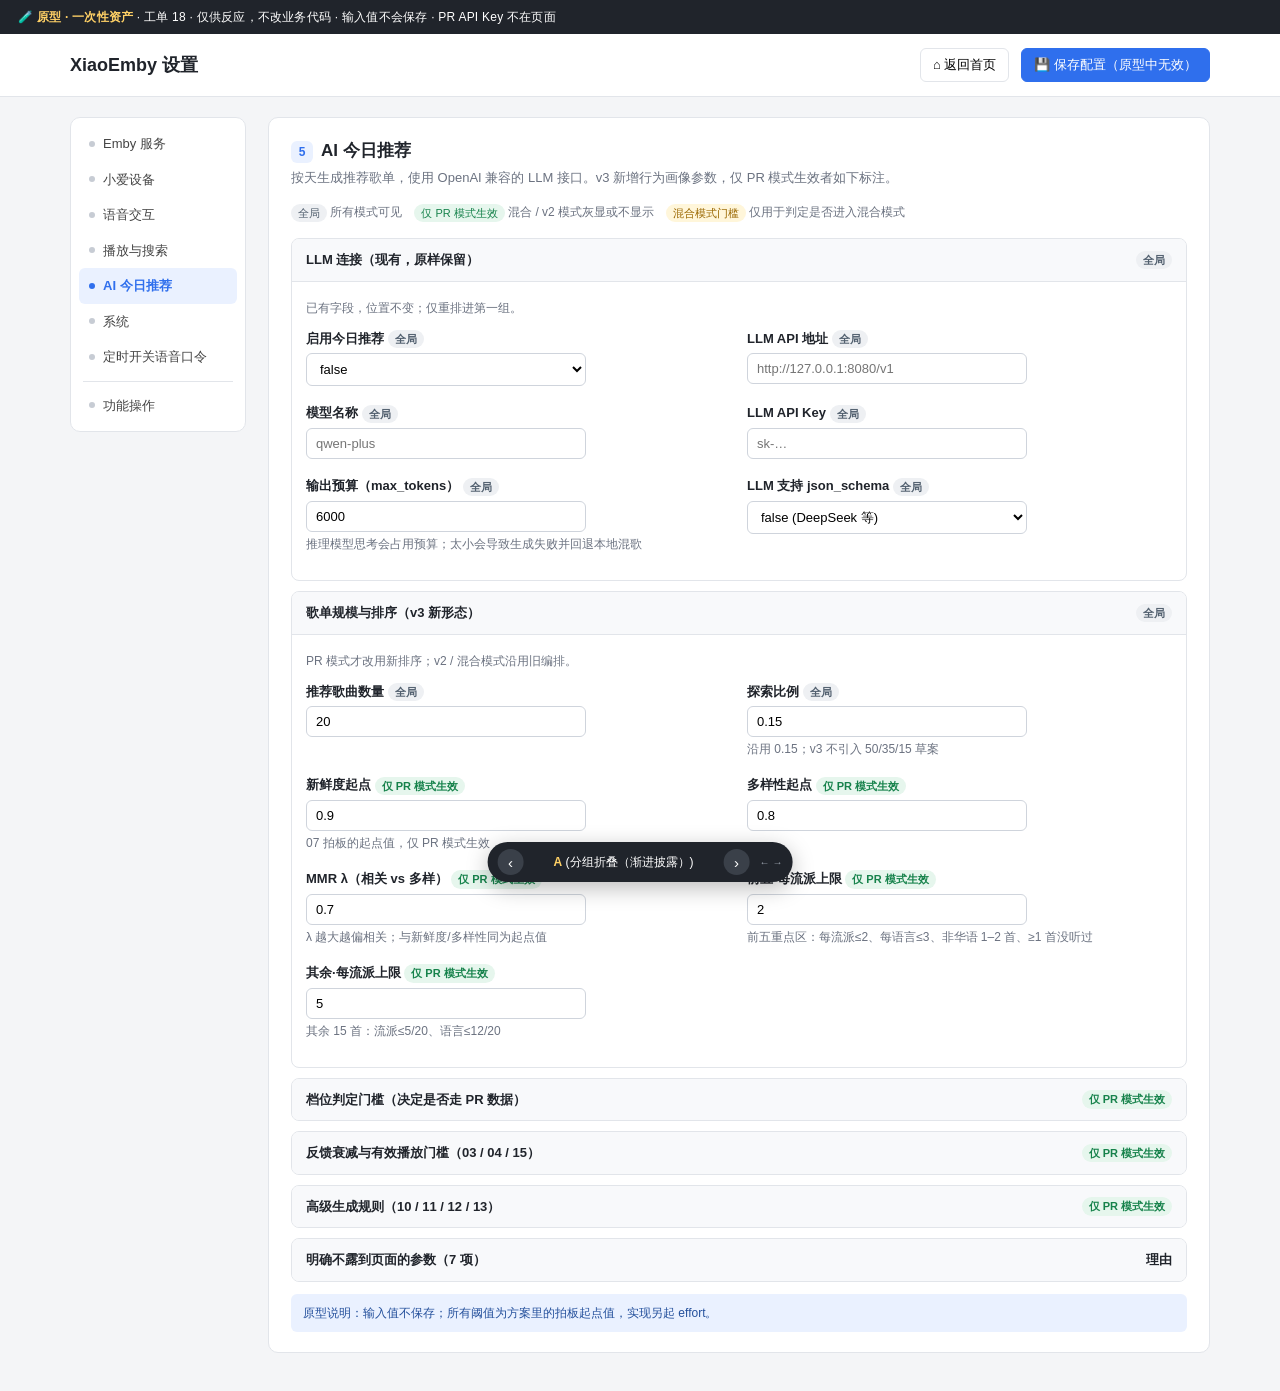
<file: xiaomusic/static/default/setting-ai-recommend-prototype-18.html>
<!doctype html>
<!--
  PROTOTYPE · 一次性资产 · 工单 18「今日推荐配置项页面原型」
  问题：设置页「AI 今日推荐」区长什么样？哪些参数进页面、哪些留在配置/代码里？
  三个结构不同的方案，用 ?variant=A|B|C 切换（底部悬浮条 / ← → 键）。
  只读演示：输入不保存、不写库、不改业务代码。PR API Key 不出现在页面。
-->
<html lang="zh-CN">
<head>
<meta charset="utf-8" />
<meta name="viewport" content="width=device-width" />
<title>原型 18 · AI 今日推荐设置页</title>
<style>
  :root{
    --bg:#f4f5f7; --panel:#fff; --ink:#20242b; --muted:#6b7280; --line:#e2e5ea;
    --brand:#2f6fed; --brand-soft:#eaf1ff; --ok:#16824b; --ok-soft:#e6f6ed;
    --warn:#9a6700; --warn-soft:#fff6da; --grey-soft:#eef0f3;
  }
  *{box-sizing:border-box}
  body{margin:0;font:14px/1.5 -apple-system,"Segoe UI","Microsoft YaHei",sans-serif;color:var(--ink);background:var(--bg)}
  .proto-banner{background:#20242b;color:#fff;padding:8px 18px;font-size:12px;letter-spacing:.02em}
  .proto-banner b{color:#ffd166}
  .setting-header{background:#fff;border-bottom:1px solid var(--line)}
  .header-inner{max-width:1180px;margin:auto;padding:14px 20px;display:flex;align-items:center;justify-content:space-between}
  .header-inner h2{margin:0;font-size:18px}
  .header-buttons button{border:1px solid var(--line);background:#fff;border-radius:6px;padding:7px 12px;margin-left:8px;cursor:default;font-size:13px}
  .header-buttons .save-button{background:var(--brand);color:#fff;border-color:var(--brand)}
  .layout{max-width:1180px;margin:20px auto;padding:0 20px;display:grid;grid-template-columns:176px 1fr;gap:22px;align-items:start}
  .side-nav{background:var(--panel);border:1px solid var(--line);border-radius:10px;padding:8px;position:sticky;top:12px}
  .side-nav a{display:flex;gap:8px;align-items:center;padding:8px 10px;border-radius:6px;color:#444;text-decoration:none;font-size:13px}
  .side-nav a .dot{width:6px;height:6px;border-radius:50%;background:#c7ccd4}
  .side-nav a.on{background:var(--brand-soft);color:var(--brand);font-weight:600}
  .side-nav a.on .dot{background:var(--brand)}
  .nav-sep{height:1px;background:var(--line);margin:6px 4px}
  .panel{background:var(--panel);border:1px solid var(--line);border-radius:10px;padding:20px 22px;margin-bottom:18px}
  .panel h2{margin:0 0 4px;font-size:17px}
  .panel h2 .num{display:inline-grid;place-items:center;width:22px;height:22px;border-radius:6px;background:var(--brand-soft);color:var(--brand);font-size:12px;margin-right:8px}
  .desc{color:var(--muted);margin:0 0 16px;font-size:13px}
  .field{margin-bottom:13px}
  .field label{display:block;font-weight:600;font-size:13px;margin-bottom:5px}
  .field input,.field select{border:1px solid #cfd4dc;border-radius:6px;padding:7px 9px;font-size:13px;background:#fff;min-width:0;width:100%;max-width:280px}
  .grid2{display:grid;grid-template-columns:repeat(2,minmax(0,1fr));gap:4px 16px}
  .grid3{display:grid;grid-template-columns:repeat(3,minmax(0,1fr));gap:8px}
  .hint{color:var(--muted);font-size:12px;margin-top:3px}
  .mt{margin-top:8px}
  .note{font-size:12px;padding:10px 12px;border-radius:6px;margin-top:12px}
  .note.info{background:var(--brand-soft);color:#24509c}
  .chip{display:inline-block;font-size:11px;padding:1px 7px;border-radius:999px;white-space:nowrap;vertical-align:middle}
  .chip.pr{background:var(--ok-soft);color:var(--ok)}
  .chip.mix{background:var(--warn-soft);color:var(--warn)}
  .chip.all{background:var(--grey-soft);color:#52606f}
  .legend{display:flex;gap:12px;flex-wrap:wrap;font-size:12px;color:var(--muted);margin:2px 0 16px}
  /* Variant A: accordion */
  details.adv{border:1px solid var(--line);border-radius:8px;margin-bottom:10px;overflow:hidden}
  details.adv>summary{cursor:pointer;padding:11px 14px;background:#f8f9fb;font-weight:600;font-size:13px;display:flex;justify-content:space-between;align-items:center}
  details.adv>.body{padding:14px}
  details.adv[open]>summary{border-bottom:1px solid var(--line)}
  .hidden-list li{margin-bottom:8px;font-size:12.5px}
  .hidden-list b{color:#8a3340}
  /* Variant B: wizard */
  .steps{display:flex;gap:6px;flex-wrap:wrap;margin-bottom:16px}
  .steps button{border:1px solid var(--line);background:#fff;border-radius:999px;padding:6px 12px;cursor:pointer;font-size:12px;color:#52606f}
  .steps button.on{background:var(--brand);border-color:var(--brand);color:#fff;font-weight:600}
  .step-head{display:flex;justify-content:space-between;align-items:baseline;border-bottom:1px solid var(--line);padding-bottom:10px;margin-bottom:14px}
  .step-head h3{margin:0;font-size:15px}
  .step-nav{display:flex;justify-content:space-between;margin-top:18px;border-top:1px solid var(--line);padding-top:14px}
  .btn{border:1px solid var(--line);background:#fff;border-radius:6px;padding:7px 14px;cursor:pointer;font-size:13px}
  .btn.primary{background:var(--brand);color:#fff;border-color:var(--brand)}
  .seg{display:inline-flex;border:1px solid var(--line);border-radius:8px;overflow:hidden;margin-bottom:16px}
  .seg button{border:0;background:#fff;padding:7px 16px;cursor:pointer;font-size:12px;color:#52606f}
  .seg button.on{background:var(--brand-soft);color:var(--brand);font-weight:600}
  /* Variant C: matrix */
  .matrix-wrap{display:grid;grid-template-columns:1fr 210px;gap:18px;align-items:start}
  table.matrix{border-collapse:collapse;width:100%;font-size:12.5px}
  table.matrix th,table.matrix td{border:1px solid var(--line);padding:7px 9px;text-align:left;vertical-align:top}
  table.matrix th{background:#f8f9fb;font-size:11px;color:#52606f;white-space:nowrap}
  table.matrix tr.group td{background:var(--brand-soft);font-weight:700;color:var(--brand);font-size:12px}
  table.matrix code{background:#f2f4f7;border-radius:3px;padding:1px 4px;font-size:11.5px}
  table.matrix td.val{white-space:nowrap}
  .preview{border:1px solid var(--line);border-radius:8px;padding:12px;background:#fbfcfd;font-size:12px}
  .preview h4{margin:0 0 10px;font-size:13px}
  .preview .row{display:flex;align-items:center;gap:6px;margin:6px 0}
  .preview .box{border:1px solid #cfd4dc;border-radius:6px;padding:6px 8px;background:#fff;flex:1;text-align:center}
  .preview .arrow{color:var(--muted)}
  .preview .out{border-radius:6px;padding:6px 8px;text-align:center;color:#fff;font-size:11px}
  .preview .out.pr{background:var(--ok)} .preview .out.mix{background:#b8860b} .preview .out.v2{background:#7b8794}
  /* floating switcher */
  .switcher{position:fixed;left:50%;bottom:18px;transform:translateX(-50%);display:flex;align-items:center;gap:10px;
    background:#20242b;color:#fff;border-radius:999px;padding:7px 10px;box-shadow:0 6px 22px #0004;z-index:50;font-size:12px}
  .switcher button{width:26px;height:26px;border:0;border-radius:50%;background:#3a4049;color:#fff;cursor:pointer;font-size:15px;line-height:1}
  .switcher .label{min-width:180px;text-align:center}
  .switcher .label b{color:#ffd166}
  .switcher .kbd{color:#9aa2ad;font-size:10px}
  @media(max-width:900px){.layout{grid-template-columns:1fr}.side-nav{display:none}.matrix-wrap{grid-template-columns:1fr}}
</style>
</head>
<body>
<div class="proto-banner">🧪 <b>原型 · 一次性资产</b> · 工单 18 · 仅供反应，不改业务代码 · 输入值不会保存 · PR API Key 不在页面</div>
<header class="setting-header" role="banner">
  <div class="header-inner">
    <h2><span>XiaoEmby 设置</span></h2>
    <div class="header-buttons">
      <button aria-label="返回首页">⌂ 返回首页</button>
      <button class="save-button" aria-label="保存配置">💾 保存配置（原型中无效）</button>
    </div>
  </div>
</header>
<div class="layout" id="setting" role="main">
  <nav class="side-nav" aria-label="设置分类">
    <a href="#"><span class="dot"></span>Emby 服务</a>
    <a href="#"><span class="dot"></span>小爱设备</a>
    <a href="#"><span class="dot"></span>语音交互</a>
    <a href="#"><span class="dot"></span>播放与搜索</a>
    <a class="on" href="#"><span class="dot"></span>AI 今日推荐</a>
    <a href="#"><span class="dot"></span>系统</a>
    <a href="#"><span class="dot"></span>定时开关语音口令</a>
    <div class="nav-sep"></div>
    <a href="#"><span class="dot"></span>功能操作</a>
  </nav>
  <main class="content">
    <div id="variant-root"></div>
  </main>
</div>

<script>
/* ---- 单一数据源：三个方案共用同一批参数，只换结构与层级 ---- */
const GROUPS = [
  { id:'llm', title:'LLM 连接（现有，原样保留）', note:'已有字段，位置不变；仅重排进第一组。', fields:[
    {id:'enable_daily_recommend', label:'启用今日推荐', type:'select', value:'false', options:['false','true'], mode:'all'},
    {id:'llm_endpoint', label:'LLM API 地址', type:'text', ph:'http://127.0.0.1:8080/v1', mode:'all'},
    {id:'llm_model', label:'模型名称', type:'text', ph:'qwen-plus', mode:'all'},
    {id:'llm_api_key', label:'LLM API Key', type:'password', ph:'sk-…', mode:'all'},
    {id:'llm_max_tokens', label:'输出预算（max_tokens）', type:'number', value:6000, min:1, step:100, hint:'推理模型思考会占用预算；太小会导致生成失败并回退本地混歌', mode:'all'},
    {id:'llm_supports_schema', label:'LLM 支持 json_schema', type:'select', value:'false', options:['false (DeepSeek 等)','true'], mode:'all'},
  ]},
  { id:'shape', title:'歌单规模与排序（v3 新形态）', note:'PR 模式才改用新排序；v2 / 混合模式沿用旧编排。', fields:[
    {id:'daily_recommend_count', label:'推荐歌曲数量', type:'number', value:20, min:10, max:40, step:1, mode:'all'},
    {id:'explore_ratio', label:'探索比例', type:'number', value:0.15, min:0, max:1, step:0.05, hint:'沿用 0.15；v3 不引入 50/35/15 草案', mode:'all'},
    {id:'freshness', label:'新鲜度起点', type:'number', value:0.9, min:0, max:1, step:0.05, hint:'07 拍板的起点值，仅 PR 模式生效', mode:'pr'},
    {id:'diversity', label:'多样性起点', type:'number', value:0.8, min:0, max:1, step:0.05, mode:'pr'},
    {id:'mmr_lambda', label:'MMR λ（相关 vs 多样）', type:'number', value:0.7, min:0, max:1, step:0.05, hint:'λ 越大越偏相关；与新鲜度/多样性同为起点值', mode:'pr'},
    {id:'top5_genre_cap', label:'前五·每流派上限', type:'number', value:2, min:1, max:5, step:1, hint:'前五重点区：每流派≤2、每语言≤3、非华语 1–2 首、≥1 首没听过', mode:'pr'},
    {id:'rest_genre_cap', label:'其余·每流派上限', type:'number', value:5, min:1, max:20, step:1, hint:'其余 15 首：流派≤5/20、语言≤12/20', mode:'pr'},
  ]},
  { id:'tier', title:'档位判定门槛（决定是否走 PR 数据）', note:'05 定：跨度 + 可归属行数双条件；不按设备算归属比例。', fields:[
    {id:'pr_full_span', label:'PR 全权 · 最小跨度（天）', type:'number', value:7, min:1, max:60, step:1, mode:'pr'},
    {id:'pr_full_events', label:'PR 全权 · 最少可归属事件数', type:'number', value:20, min:1, max:500, step:1, mode:'pr'},
    {id:'hybrid_span', label:'混合模式 · 最小跨度（天）', type:'number', value:1, min:1, max:30, step:1, mode:'mix'},
    {id:'hybrid_events', label:'混合模式 · 最少可归属事件数', type:'number', value:5, min:1, max:200, step:1, mode:'mix'},
  ]},
  { id:'decay', title:'反馈衰减与有效播放门槛（03 / 04 / 15）', note:'完成率 ≥0.8 才计次；0.5~0.8 弱降权；<60 秒强降权且不重复计次。收藏豁免。', fields:[
    {id:'neg_halflife', label:'负反馈半衰期（天）', type:'number', value:7, min:1, max:90, step:1, mode:'pr'},
    {id:'pos_halflife', label:'正反馈半衰期（天）', type:'number', value:14, min:1, max:180, step:1, mode:'pr'},
    {id:'complete_ratio', label:'完成率计次门槛', type:'number', value:0.8, min:0.5, max:1, step:0.05, mode:'pr'},
    {id:'weak_ratio', label:'弱降权门槛（完成率）', type:'number', value:0.5, min:0, max:1, step:0.05, mode:'pr'},
    {id:'short_play_sec', label:'极短播放阈值（秒）', type:'number', value:60, min:10, max:300, step:10, hint:'强软降权；跨天 penalty', mode:'pr'},
  ]},
  { id:'rules', title:'高级生成规则（10 / 11 / 12 / 13）', note:'默认折叠；均为 PR 模式专属，混合 / v2 模式不生效。', fields:[
    {id:'revisit_per_day', label:'回访注入（首/天）', type:'number', value:1, min:1, max:2, step:1, hint:'10：到期触发，每日最多 1–2 首进前五重点区', mode:'pr'},
    {id:'revisit_exclude_days', label:'回访排除窗（天）', type:'number', value:30, min:7, max:180, step:1, hint:'独立于 penalty 衰减', mode:'pr'},
    {id:'immersion_days', label:'偶发沉浸 · 窗口（天）', type:'number', value:7, min:1, max:30, step:1, mode:'pr'},
    {id:'immersion_plays', label:'偶发沉浸 · 最少有效播放', type:'number', value:5, min:1, max:30, step:1, hint:'11：7 天内某艺人 ≥5 次且占 ≥50%、此前 180 天 ≤1 次', mode:'pr'},
    {id:'immersion_share', label:'偶发沉浸 · 占比门槛', type:'number', value:0.5, min:0, max:1, step:0.05, mode:'pr'},
    {id:'immersion_prior_days', label:'偶发沉浸 · 此前冷静期（天）', type:'number', value:180, min:30, max:730, step:30, mode:'pr'},
    {id:'familiar_total_plays', label:'熟悉歌手 · 累计播放次数', type:'number', value:20, min:5, max:200, step:1, hint:'12：累计≥20 次 或 收藏≥2 首 或 30 天≥3 次；每歌手最多 2 首入池', mode:'pr'},
    {id:'familiar_favorites', label:'熟悉歌手 · 收藏首数', type:'number', value:2, min:1, max:20, step:1, mode:'pr'},
    {id:'familiar_recent_plays', label:'熟悉歌手 · 近 30 天有效播放', type:'number', value:3, min:1, max:30, step:1, mode:'pr'},
    {id:'familiar_cap', label:'每歌手入池上限（首）', type:'number', value:2, min:1, max:5, step:1, mode:'pr'},
    {id:'seed_similarity', label:'启用种子相似召回', type:'select', value:'false', options:['false','true'], hint:'13：独立召回源并入主候选池，不设专属轨道/配额；离线 A/B 无效则默认关', mode:'pr'},
    {id:'sim_genre', label:'sim 权重 · 流派', type:'number', value:0.5, min:0, max:1, step:0.05, hint:'13：流派 0.5 / 语言 0.2 / 艺人 0.15 / 专辑 0.1 / 年代 0.05', mode:'pr'},
    {id:'sim_language', label:'sim 权重 · 语言', type:'number', value:0.2, min:0, max:1, step:0.05, mode:'pr'},
    {id:'sim_artist', label:'sim 权重 · 艺人', type:'number', value:0.15, min:0, max:1, step:0.05, mode:'pr'},
    {id:'sim_album', label:'sim 权重 · 专辑', type:'number', value:0.1, min:0, max:1, step:0.05, mode:'pr'},
    {id:'sim_decade', label:'sim 权重 · 年代', type:'number', value:0.05, min:0, max:1, step:0.05, mode:'pr'},
  ]},
];
const HIDDEN = [
  ['PR API Key','管理员级非官方接口，凭据只在服务端配置；避免明文落到设置页与日志。'],
  ['当天冻结 / 失败静默回退','行为约束，不是用户可调旋钮；暴露后容易被误关导致歌单中断。'],
  ['原始 PR 事件保留策略（永久保留）','数据治理口径，不随歌单调参变化。'],
  ['taste_vector / base_score / 三张 penalty 表 / confidence 收敛','内部结构；暴露只会误导，且改动需改代码而非页面。'],
  ['累计 / 窗口 / 曝光次数的来源与计次口径','内部实现细节，已由 09 / 15 拍板，不需要用户决策。'],
  ['客户端 / 设备过滤','账号维度统一取数，设备只作展示背景；不提供按设备筛选。'],
  ['候选池分桶规则、生成时机（cron / 口令）','尚未拍板，见 map「Not yet specified」；不提前暴露半成品旋钮。'],
];
const CHIP = {pr:['仅 PR 模式生效','pr'], mix:['混合模式门槛','mix'], all:['全局','all']};
function chip(mode){const [t,c]=CHIP[mode];return `<span class="chip ${c}">${t}</span>`;}
function control(f){
  let c;
  if(f.type==='select') c=`<select>${f.options.map(o=>`<option${o.startsWith(String(f.value))?' selected':''}>${o}</option>`).join('')}</select>`;
  else c=`<input type="${f.type}" ${f.type==='number'?`min="${f.min??''}" max="${f.max??''}" step="${f.step??''}"`:''} value="${f.value??''}" placeholder="${f.ph??''}" />`;
  return `<div class="field"><label>${f.label} ${chip(f.mode)}</label>${c}${f.hint?`<div class="hint">${f.hint}</div>`:''}</div>`;
}
function hiddenBlock(){return `<details class="adv"><summary>明确不露到页面的参数（${HIDDEN.length} 项）<span>理由</span></summary><div class="body"><ul class="hidden-list">${HIDDEN.map(([k,v])=>`<li><b>${k}</b> — ${v}</li>`).join('')}</ul></div></details>`;}
function legend(){return `<div class="legend"><span>${chip('all')} 所有模式可见</span><span>${chip('pr')} 混合 / v2 模式灰显或不显示</span><span>${chip('mix')} 仅用于判定是否进入混合模式</span></div>`;}
function shell(inner){return `<section class="panel" id="sec-ai"><h2><span class="num">5</span>AI 今日推荐</h2><p class="desc">按天生成推荐歌单，使用 OpenAI 兼容的 LLM 接口。v3 新增行为画像参数，仅 PR 模式生效者如下标注。</p>${legend()}${inner}${hiddenBlock()}<div class="note info">原型说明：输入值不保存；所有阈值为方案里的拍板起点值，实现另起 effort。</div></section>`;}

/* 方案 A：分组折叠，渐进披露 —— 最接近现有 setting.html */
function variantA(){
  return shell(GROUPS.map((g,i)=>`<details class="adv" ${i<2?'open':''}><summary><span>${g.title}</span>${chip(g.fields[0].mode)}</summary><div class="body"><p class="hint">${g.note}</p><div class="grid2">${g.fields.map(control).join('')}</div></div></details>`).join(''));
}
/* 方案 B：分步向导 + 简单/高级切换 —— 工作流式，一次一组 */
let bStep=0, bLevel='simple';
function variantB(){
  const vis = bLevel==='simple' ? GROUPS.slice(0,2) : GROUPS;
  const g = vis[Math.min(bStep,vis.length-1)];
  return shell(`<div class="seg"><button class="${bLevel==='simple'?'on':''}" data-level="simple">简单（现有 + 歌单规模）</button><button class="${bLevel==='advanced'?'on':''}" data-level="advanced">高级（展开全部 ${GROUPS.length} 组）</button></div>
  <div class="steps">${vis.map((x,i)=>`<button data-step="${i}" class="${i===Math.min(bStep,vis.length-1)?'on':''}">${i+1}. ${x.title.split('（')[0]}</button>`).join('')}</div>
  <div class="step-head"><h3>${g.title}</h3>${chip(g.fields[0].mode)}</div>
  <p class="hint">${g.note}</p>
  <div class="grid2">${g.fields.map(control).join('')}</div>
  <div class="step-nav"><button class="btn" data-move="-1">← 上一步</button><button class="btn primary" data-move="1">下一步 →</button></div>`);
}
/* 方案 C：专家参数矩阵表 + 档位预览 —— 密集表格，一次性纵览 */
function variantC(){
  return `<section class="panel" id="sec-ai"><h2><span class="num">5</span>AI 今日推荐 · 参数矩阵</h2><p class="desc">一次性纵览全部参数与生效条件；适合调参时对照。${legend()}</p>
  <div class="matrix-wrap"><div><table class="matrix"><thead><tr><th>参数</th><th>默认 / 控件</th><th>范围 / 步进</th><th>生效模式</th><th>说明</th></tr></thead><tbody>
  ${GROUPS.map(g=>`<tr class="group"><td colspan="5">${g.title} — ${g.note}</td></tr>${g.fields.map(f=>{
    const val = f.type==='select'?`<code>${f.options[0]}</code> ▾`:`<code>${f.value??''}</code>`;
    const rng = f.type==='number'?`${f.min??'—'} ~ ${f.max??'—'} / ${f.step??'—'}`:'文本 / 下拉';
    return `<tr><td>${f.label}</td><td class="val">${val}</td><td>${rng}</td><td>${chip(f.mode)}</td><td>${f.hint??'—'}</td></tr>`;
  }).join('')}`).join('')}
  </tbody></table>${hiddenBlock()}</div>
  <aside class="preview"><h4>档位预览（判定结果）</h4><div class="row"><div class="box">PR 事件<br><small>跨度≥7 天 / ≥20 条</small></div></div><div class="row"><span class="arrow">↓</span></div><div class="row"><div class="out pr">PR 全权 · 新排序</div></div><div class="row"><div class="box">混合<br><small>≥1 天 / ≥5 条</small></div></div><div class="row"><div class="out mix">混合 · 仅打分 ±20%</div></div><div class="row"><div class="box">不足 / 插件失效</div></div><div class="row"><div class="out v2">v2 兜底 · LastPlayedDate</div></div><div class="note info">仅展示判定形态，非可配开关。</div></aside></div></section>`;
}

const VARIANTS={A:['分组折叠（渐进披露）',variantA],B:['分步向导（工作流）',variantB],C:['参数矩阵（专家纵览）',variantC]};
function current(){const v=new URLSearchParams(location.search).get('variant');return VARIANTS[v]?v:'A';}
function render(){
  const v=current();
  document.getElementById('variant-root').innerHTML=VARIANTS[v][1]();
  document.querySelector('.switcher .label').innerHTML=`<b>${v}</b> (${VARIANTS[v][0]})`;
  document.querySelectorAll('.seg button').forEach(b=>b.onclick=()=>{bLevel=b.dataset.level;bStep=0;render();});
  document.querySelectorAll('.steps button').forEach(b=>b.onclick=()=>{bStep=+b.dataset.step;render();});
  document.querySelectorAll('[data-move]').forEach(b=>b.onclick=()=>{
    const n=(bLevel==='simple'?GROUPS.slice(0,2):GROUPS).length;
    bStep=(bStep+ +b.dataset.move+n)%n; render();
  });
}
function switchTo(v){const u=new URL(location.href);u.searchParams.set('variant',v);history.replaceState(null,'',u);render();}
document.body.insertAdjacentHTML('beforeend',`<div class="switcher"><button id="prev" aria-label="上一个方案">‹</button><div class="label"></div><button id="next" aria-label="下一个方案">›</button><span class="kbd">← →</span></div>`);
document.getElementById('prev').onclick=()=>{const k=Object.keys(VARIANTS),i=k.indexOf(current());switchTo(k[(i-1+k.length)%k.length]);};
document.getElementById('next').onclick=()=>{const k=Object.keys(VARIANTS),i=k.indexOf(current());switchTo(k[(i+1)%k.length]);};
document.addEventListener('keydown',e=>{
  if(/^(INPUT|SELECT|TEXTAREA)$/.test(document.activeElement.tagName))return;
  if(e.key==='ArrowLeft')document.getElementById('prev').click();
  if(e.key==='ArrowRight')document.getElementById('next').click();
});
render();
</script>
</body>
</html>
</file>
